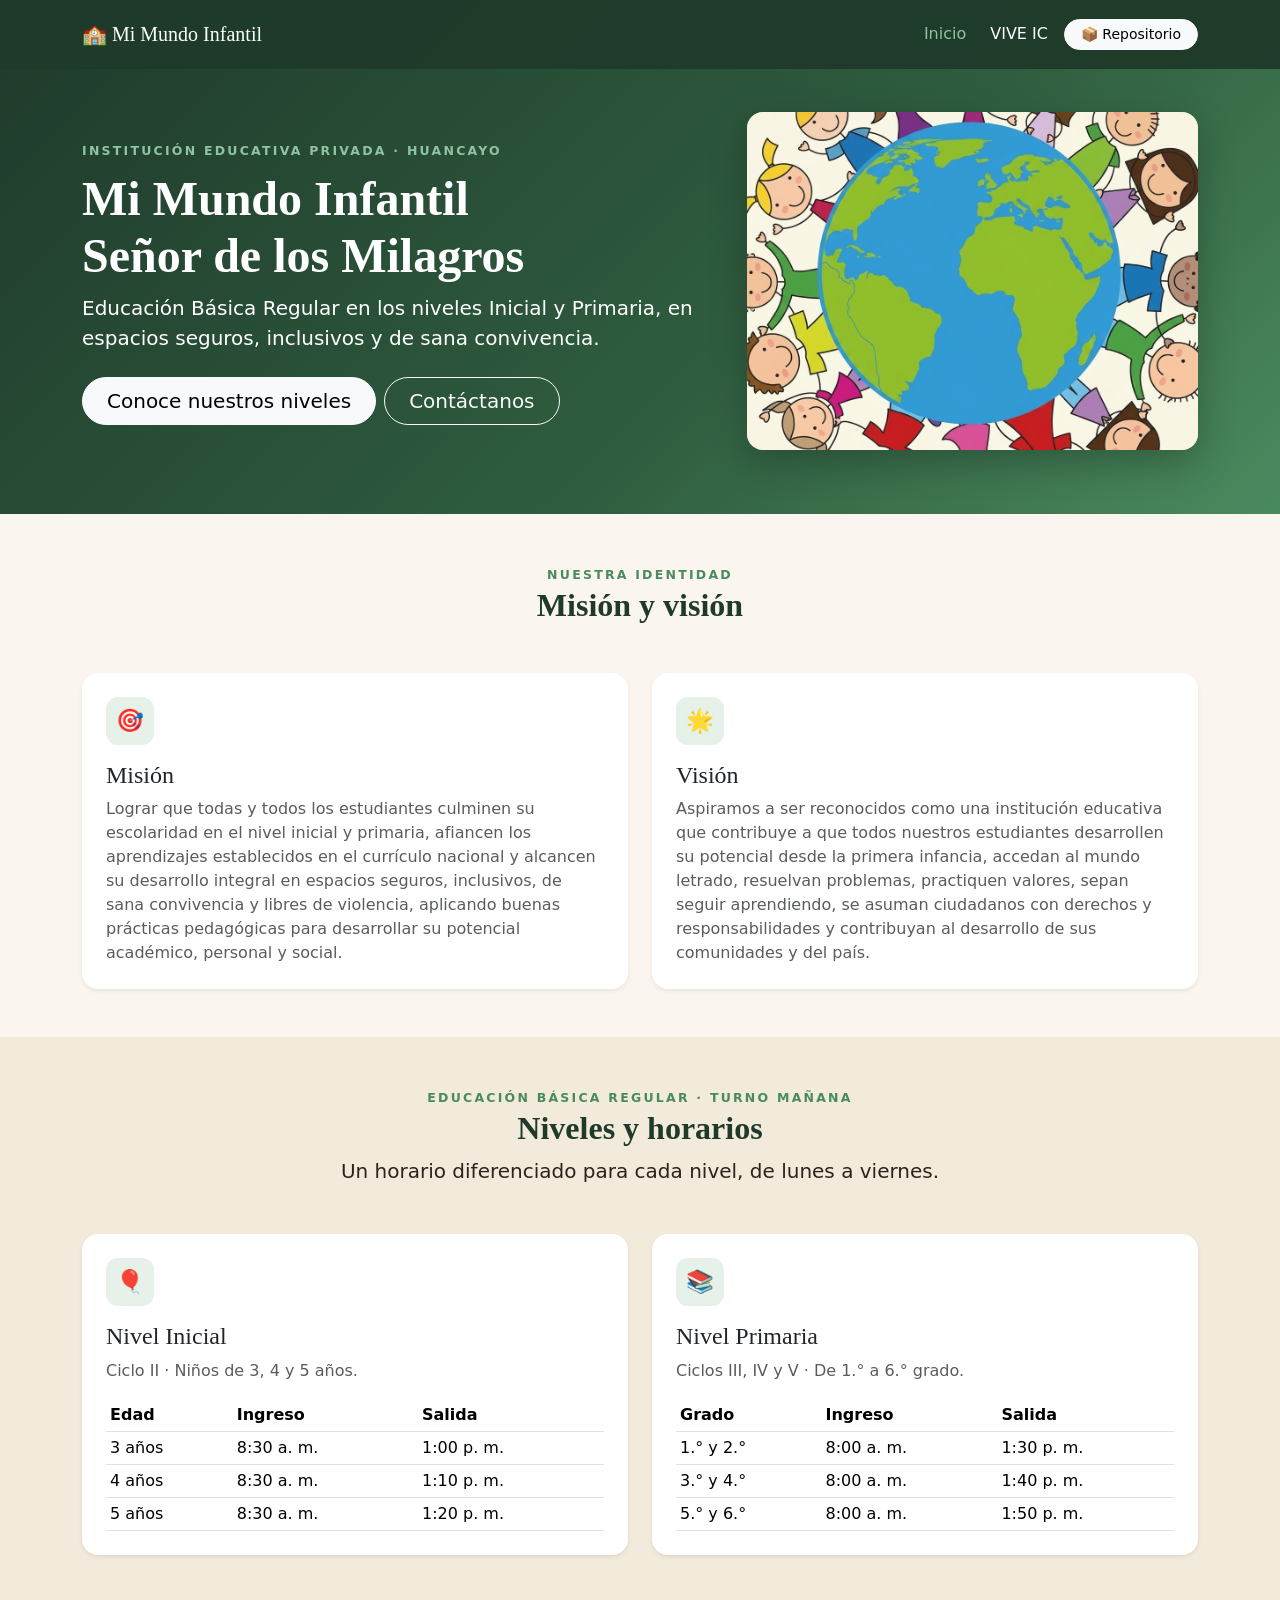
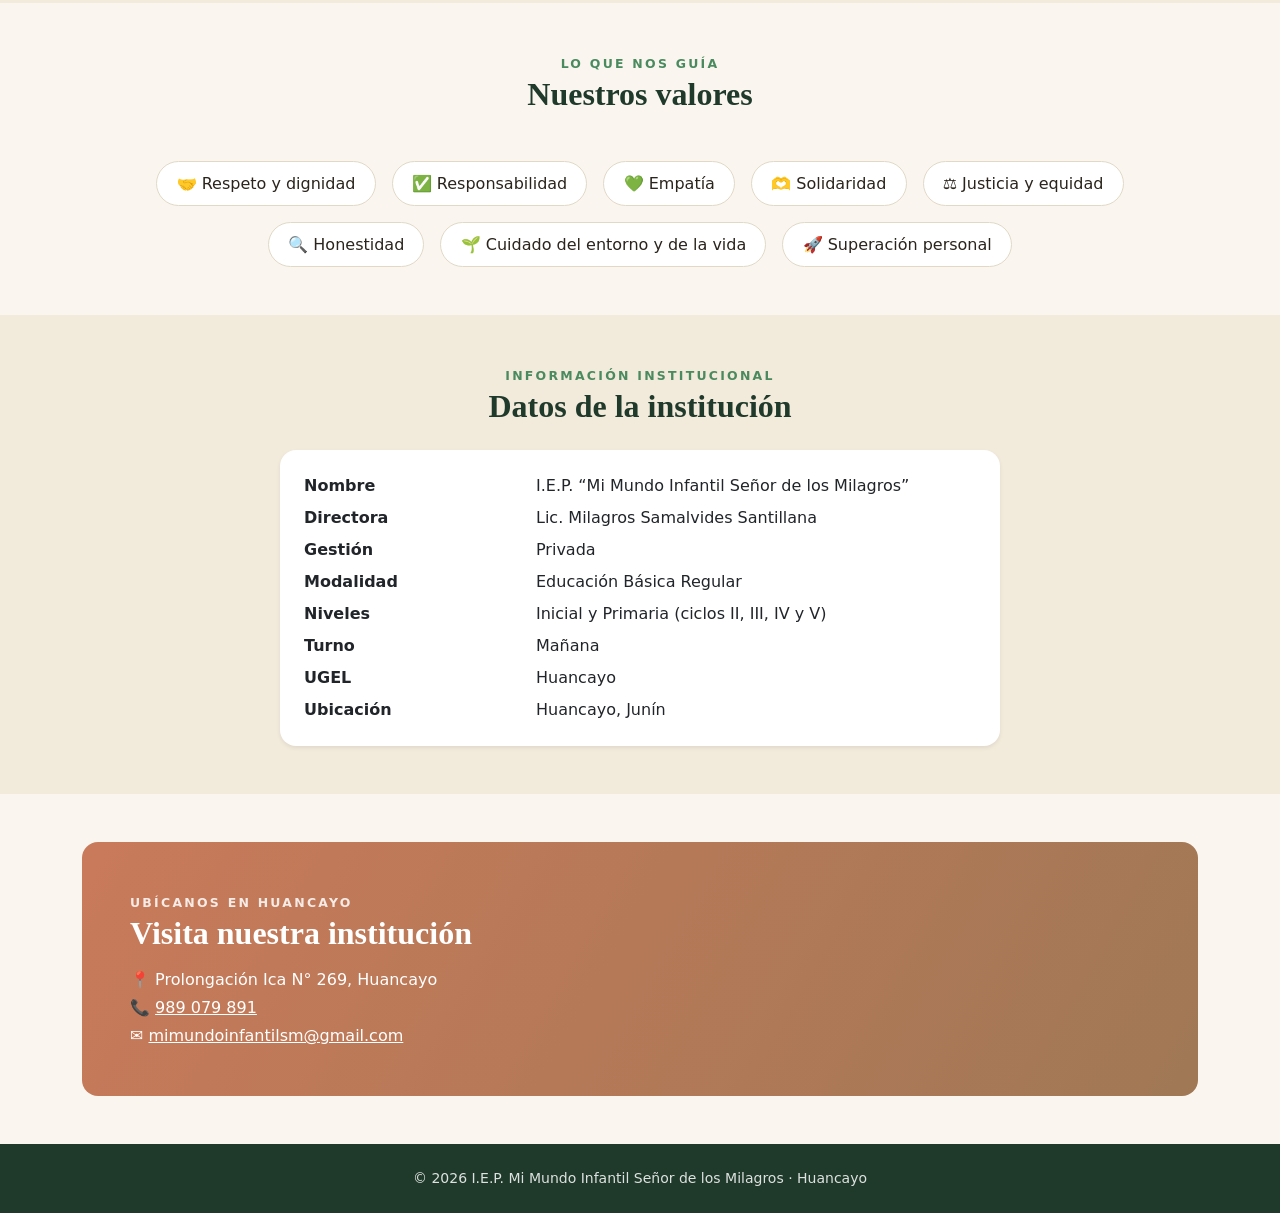
<file: index.html>
<!DOCTYPE html>
<html lang="es">
<head>
  <meta charset="UTF-8">
  <meta name="viewport" content="width=device-width, initial-scale=1">
  <title>I.E.P. Mi Mundo Infantil Señor de los Milagros · Huancayo</title>
  <meta name="description" content="Institución Educativa Privada de Educación Inicial y Primaria en Huancayo.">
  <link href="https://cdn.jsdelivr.net/npm/bootstrap@5.3.3/dist/css/bootstrap.min.css" rel="stylesheet">
  <link href="styles.css" rel="stylesheet">
</head>
<body>

  <nav class="navbar navbar-expand-lg navbar-dark navbar-mmi fixed-top">
    <div class="container">
      <a class="navbar-brand" href="index.html">🏫 Mi Mundo Infantil</a>
      <button class="navbar-toggler" type="button" data-bs-toggle="collapse" data-bs-target="#menu" aria-controls="menu" aria-expanded="false" aria-label="Abrir menú">
        <span class="navbar-toggler-icon"></span>
      </button>
      <div class="collapse navbar-collapse" id="menu">
        <ul class="navbar-nav ms-auto align-items-lg-center gap-lg-2">
          <li class="nav-item"><a class="nav-link" href="index.html">Inicio</a></li>
          <li class="nav-item"><a class="nav-link" href="viveic.html">VIVE IC</a></li>
          <li class="nav-item">
            <a class="btn btn-light btn-sm rounded-pill px-3" href="https://github.com/AngelQE/MMI-FLASK" target="_blank" rel="noopener noreferrer">📦 Repositorio</a>
          </li>
        </ul>
      </div>
    </div>
  </nav>

  <header class="hero-section">
    <div class="container">
      <div class="row align-items-center g-4">
        <div class="col-lg-7">
          <span class="eyebrow">Institución Educativa Privada · Huancayo</span>
          <h1 class="display-5 fw-bold mt-2">Mi Mundo Infantil<br>Señor de los Milagros</h1>
          <p class="lead">Educación Básica Regular en los niveles <strong>Inicial</strong> y <strong>Primaria</strong>, en espacios seguros, inclusivos y de sana convivencia.</p>
          <div class="d-flex flex-wrap gap-2 mt-4">
            <a href="#niveles" class="btn btn-light btn-lg rounded-pill px-4">Conoce nuestros niveles</a>
            <a href="#contacto" class="btn btn-outline-light btn-lg rounded-pill px-4">Contáctanos</a>
          </div>
        </div>
        <div class="col-lg-5">
          <div class="hero-media">
            <img src="images/logo.jpg" alt="Logo de la I.E.P. Mi Mundo Infantil Señor de los Milagros">
          </div>
        </div>
      </div>
    </div>
  </header>

  <section class="py-5" id="nosotros">
    <div class="container">
      <div class="text-center mb-5">
        <span class="eyebrow">Nuestra identidad</span>
        <h2 class="fw-bold">Misión y visión</h2>
      </div>
      <div class="row g-4">
        <div class="col-md-6">
          <div class="card h-100 border-0 shadow-sm">
            <div class="card-body p-4">
              <div class="icon-bubble mb-3">🎯</div>
              <h3 class="h4">Misión</h3>
              <p class="text-muted mb-0">Lograr que todas y todos los estudiantes culminen su escolaridad en el nivel inicial y primaria, afiancen los aprendizajes establecidos en el currículo nacional y alcancen su desarrollo integral en espacios seguros, inclusivos, de sana convivencia y libres de violencia, aplicando buenas prácticas pedagógicas para desarrollar su potencial académico, personal y social.</p>
            </div>
          </div>
        </div>
        <div class="col-md-6">
          <div class="card h-100 border-0 shadow-sm">
            <div class="card-body p-4">
              <div class="icon-bubble mb-3">🌟</div>
              <h3 class="h4">Visión</h3>
              <p class="text-muted mb-0">Aspiramos a ser reconocidos como una institución educativa que contribuye a que todos nuestros estudiantes desarrollen su potencial desde la primera infancia, accedan al mundo letrado, resuelvan problemas, practiquen valores, sepan seguir aprendiendo, se asuman ciudadanos con derechos y responsabilidades y contribuyan al desarrollo de sus comunidades y del país.</p>
            </div>
          </div>
        </div>
      </div>
    </div>
  </section>

  <section class="py-5 section-alt" id="niveles">
    <div class="container">
      <div class="text-center mb-5">
        <span class="eyebrow">Educación Básica Regular · Turno mañana</span>
        <h2 class="fw-bold">Niveles y horarios</h2>
        <p class="lead mx-auto" style="max-width: 60ch;">Un horario diferenciado para cada nivel, de lunes a viernes.</p>
      </div>
      <div class="row g-4">
        <div class="col-lg-6">
          <div class="card h-100 border-0 shadow-sm">
            <div class="card-body p-4">
              <div class="icon-bubble mb-3">🎈</div>
              <h3 class="h4">Nivel Inicial</h3>
              <p class="text-muted">Ciclo II · Niños de 3, 4 y 5 años.</p>
              <div class="table-responsive">
                <table class="table table-sm align-middle mb-0">
                  <thead><tr><th>Edad</th><th>Ingreso</th><th>Salida</th></tr></thead>
                  <tbody>
                    <tr><td>3 años</td><td>8:30 a. m.</td><td>1:00 p. m.</td></tr>
                    <tr><td>4 años</td><td>8:30 a. m.</td><td>1:10 p. m.</td></tr>
                    <tr><td>5 años</td><td>8:30 a. m.</td><td>1:20 p. m.</td></tr>
                  </tbody>
                </table>
              </div>
            </div>
          </div>
        </div>
        <div class="col-lg-6">
          <div class="card h-100 border-0 shadow-sm">
            <div class="card-body p-4">
              <div class="icon-bubble mb-3">📚</div>
              <h3 class="h4">Nivel Primaria</h3>
              <p class="text-muted">Ciclos III, IV y V · De 1.° a 6.° grado.</p>
              <div class="table-responsive">
                <table class="table table-sm align-middle mb-0">
                  <thead><tr><th>Grado</th><th>Ingreso</th><th>Salida</th></tr></thead>
                  <tbody>
                    <tr><td>1.° y 2.°</td><td>8:00 a. m.</td><td>1:30 p. m.</td></tr>
                    <tr><td>3.° y 4.°</td><td>8:00 a. m.</td><td>1:40 p. m.</td></tr>
                    <tr><td>5.° y 6.°</td><td>8:00 a. m.</td><td>1:50 p. m.</td></tr>
                  </tbody>
                </table>
              </div>
            </div>
          </div>
        </div>
      </div>
    </div>
  </section>

  <section class="py-5" id="valores">
    <div class="container">
      <div class="text-center mb-5">
        <span class="eyebrow">Lo que nos guía</span>
        <h2 class="fw-bold">Nuestros valores</h2>
      </div>
      <div class="d-flex flex-wrap justify-content-center gap-3">
        <span class="valor">🤝 Respeto y dignidad</span>
        <span class="valor">✅ Responsabilidad</span>
        <span class="valor">💚 Empatía</span>
        <span class="valor">🫶 Solidaridad</span>
        <span class="valor">⚖️ Justicia y equidad</span>
        <span class="valor">🔍 Honestidad</span>
        <span class="valor">🌱 Cuidado del entorno y de la vida</span>
        <span class="valor">🚀 Superación personal</span>
      </div>
    </div>
  </section>

  <section class="py-5 section-alt" id="datos">
    <div class="container">
      <div class="text-center mb-4">
        <span class="eyebrow">Información institucional</span>
        <h2 class="fw-bold">Datos de la institución</h2>
      </div>
      <div class="card border-0 shadow-sm mx-auto" style="max-width: 720px;">
        <div class="card-body p-4">
          <dl class="row mb-0">
            <dt class="col-sm-4">Nombre</dt><dd class="col-sm-8">I.E.P. “Mi Mundo Infantil Señor de los Milagros”</dd>
            <dt class="col-sm-4">Directora</dt><dd class="col-sm-8">Lic. Milagros Samalvides Santillana</dd>
            <dt class="col-sm-4">Gestión</dt><dd class="col-sm-8">Privada</dd>
            <dt class="col-sm-4">Modalidad</dt><dd class="col-sm-8">Educación Básica Regular</dd>
            <dt class="col-sm-4">Niveles</dt><dd class="col-sm-8">Inicial y Primaria (ciclos II, III, IV y V)</dd>
            <dt class="col-sm-4">Turno</dt><dd class="col-sm-8">Mañana</dd>
            <dt class="col-sm-4">UGEL</dt><dd class="col-sm-8">Huancayo</dd>
            <dt class="col-sm-4">Ubicación</dt><dd class="col-sm-8 mb-0">Huancayo, Junín</dd>
          </dl>
        </div>
      </div>
    </div>
  </section>

  <section class="py-5" id="contacto">
    <div class="container">
      <div class="banner-cta p-4 p-lg-5">
        <span class="eyebrow">Ubícanos en Huancayo</span>
        <h2 class="fw-bold mb-3">Visita nuestra institución</h2>
        <p class="mb-1">📍 Prolongación Ica N° 269, Huancayo</p>
        <p class="mb-1">📞 <a href="tel:+51989079891">989 079 891</a></p>
        <p class="mb-0">✉️ <a href="mailto:mimundoinfantilsm@gmail.com">mimundoinfantilsm@gmail.com</a></p>
      </div>
    </div>
  </section>

  <footer class="site-footer py-4">
    <div class="container text-center small">
      © 2026 I.E.P. Mi Mundo Infantil Señor de los Milagros · Huancayo
    </div>
  </footer>

  <script src="https://cdn.jsdelivr.net/npm/bootstrap@5.3.3/dist/js/bootstrap.bundle.min.js"></script>
  <script src="app.js" defer></script>
</body>
</html>
</file>
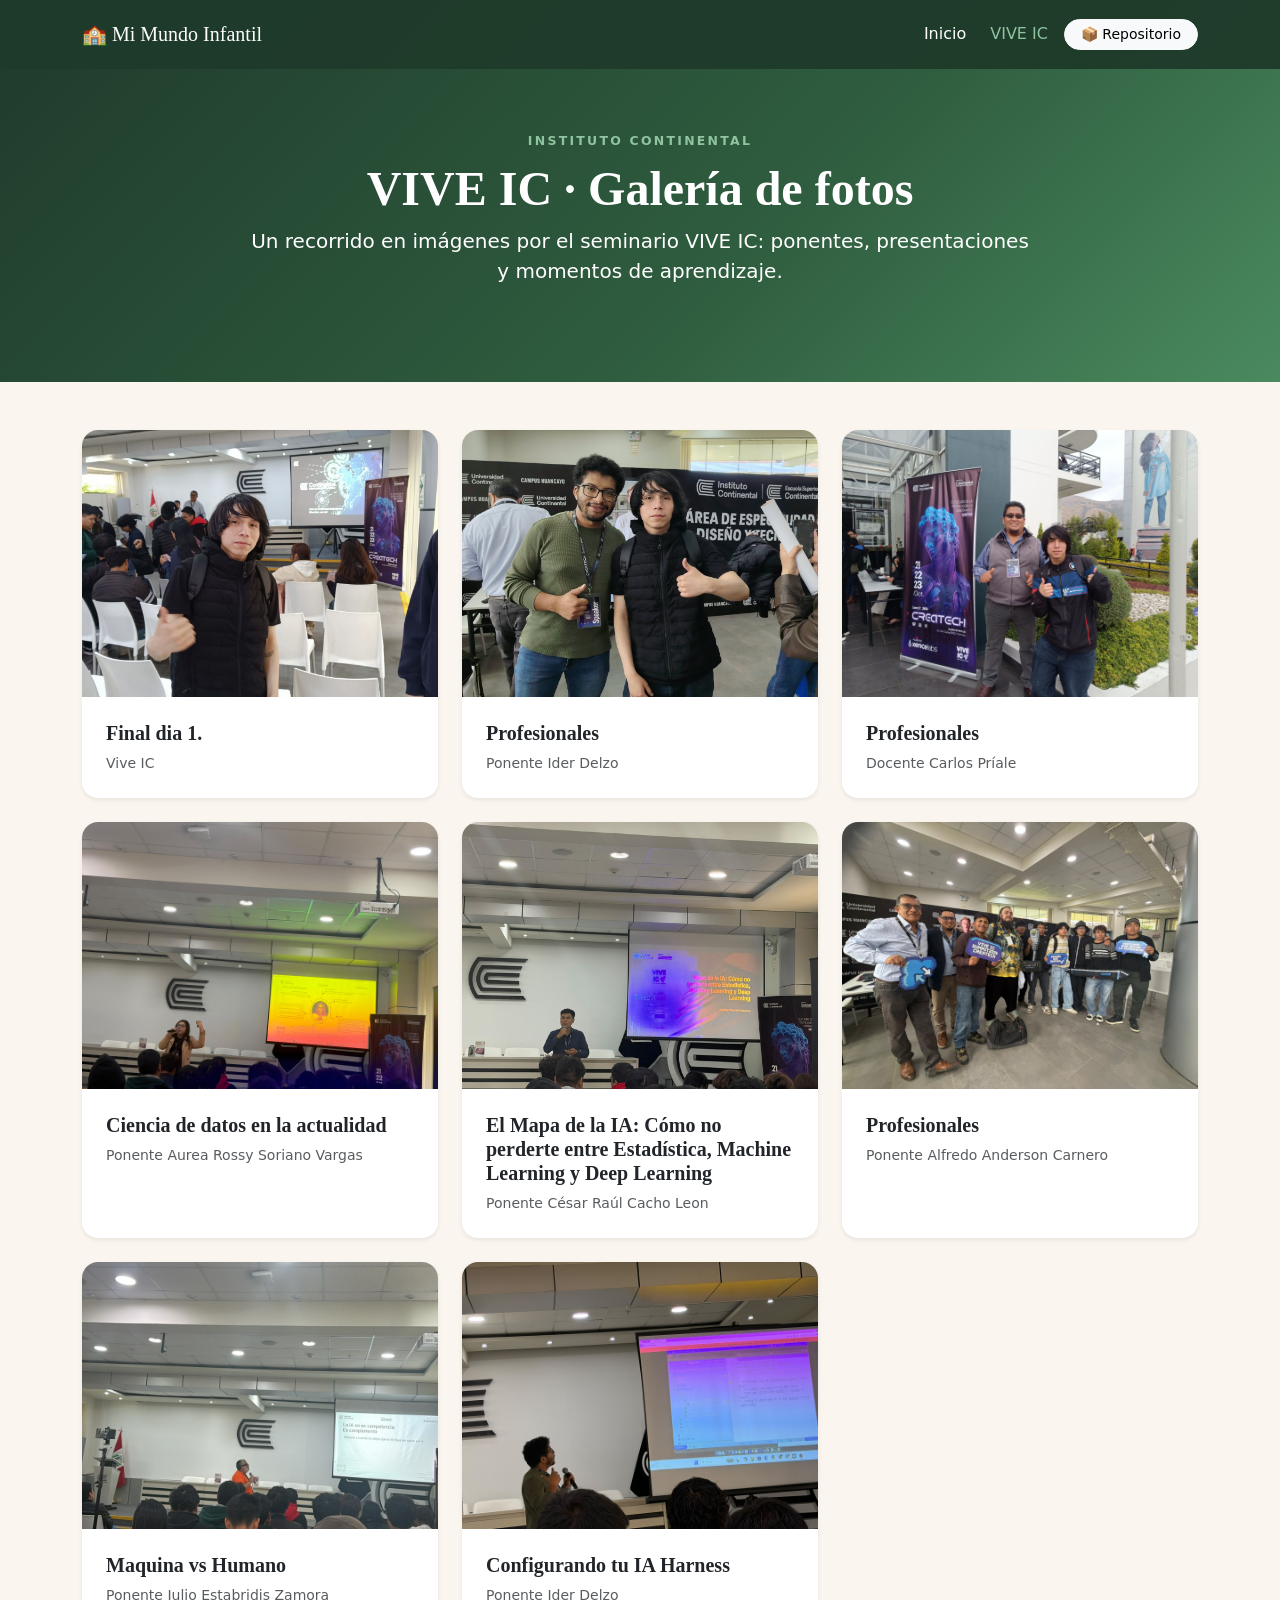
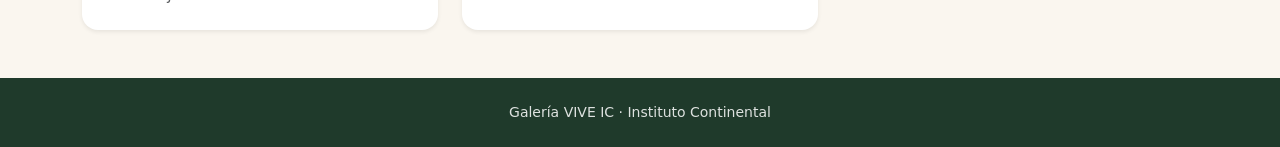
<file: viveic.html>
<!DOCTYPE html>
<html lang="es">
<head>
  <meta charset="UTF-8">
  <meta name="viewport" content="width=device-width, initial-scale=1">
  <title>VIVE IC · Galería de fotos</title>
  <meta name="description" content="Galería de fotos del seminario VIVE IC del Instituto Continental.">
  <link href="https://cdn.jsdelivr.net/npm/bootstrap@5.3.3/dist/css/bootstrap.min.css" rel="stylesheet">
  <link href="styles.css" rel="stylesheet">
</head>
<body>

  <nav class="navbar navbar-expand-lg navbar-dark navbar-mmi fixed-top">
    <div class="container">
      <a class="navbar-brand" href="index.html">🏫 Mi Mundo Infantil</a>
      <button class="navbar-toggler" type="button" data-bs-toggle="collapse" data-bs-target="#menu" aria-controls="menu" aria-expanded="false" aria-label="Abrir menú">
        <span class="navbar-toggler-icon"></span>
      </button>
      <div class="collapse navbar-collapse" id="menu">
        <ul class="navbar-nav ms-auto align-items-lg-center gap-lg-2">
          <li class="nav-item"><a class="nav-link" href="index.html">Inicio</a></li>
          <li class="nav-item"><a class="nav-link" href="viveic.html">VIVE IC</a></li>
          <li class="nav-item">
            <a class="btn btn-light btn-sm rounded-pill px-3" href="https://github.com/AngelQE/MMI-FLASK" target="_blank" rel="noopener noreferrer">📦 Repositorio</a>
          </li>
        </ul>
      </div>
    </div>
  </nav>

  <header class="hero-section text-center">
    <div class="container py-3">
      <span class="eyebrow">Instituto Continental</span>
      <h1 class="display-5 fw-bold mt-2">VIVE IC · Galería de fotos</h1>
      <p class="lead mx-auto" style="max-width: 62ch;">Un recorrido en imágenes por el seminario VIVE IC: ponentes, presentaciones y momentos de aprendizaje.</p>
    </div>
  </header>

  <main class="container my-5">
    <div class="row row-cols-1 row-cols-md-2 row-cols-lg-3 g-4">

      <!-- Repite este bloque por cada foto. Cambia la imagen, el título y el ponente. -->
      <div class="col">
        <div class="card h-100 border-0 shadow-sm overflow-hidden">
          <img src="images/foto1.jpeg" class="card-img-top gallery-img" alt="Presentación 1 de VIVE IC">
          <div class="card-body p-4">
            <h2 class="h5 fw-bold mb-2">Final dia 1.</h2>
            <p class="text-muted small mb-0">Vive IC</p>
          </div>
        </div>
      </div>

      <div class="col">
        <div class="card h-100 border-0 shadow-sm overflow-hidden">
          <img src="images/foto2.jpeg" class="card-img-top gallery-img" alt="Presentación 2 de VIVE IC">
          <div class="card-body p-4">
            <h2 class="h5 fw-bold mb-2">Profesionales</h2>
            <p class="text-muted small mb-0">Ponente Ider Delzo</p>
          </div>
        </div>
      </div>

      <div class="col">
        <div class="card h-100 border-0 shadow-sm overflow-hidden">
          <img src="images/foto3.jpeg" class="card-img-top gallery-img" alt="Presentación 3 de VIVE IC">
          <div class="card-body p-4">
            <h2 class="h5 fw-bold mb-2">Profesionales</h2>
            <p class="text-muted small mb-0">Docente Carlos Príale</p>
          </div>
        </div>
      </div>

      <div class="col">
        <div class="card h-100 border-0 shadow-sm overflow-hidden">
          <img src="images/foto4.jpeg" class="card-img-top gallery-img" alt="Presentación 4 de VIVE IC">
          <div class="card-body p-4">
            <h2 class="h5 fw-bold mb-2">Ciencia de datos en la actualidad</h2>
            <p class="text-muted small mb-0">Ponente Aurea Rossy Soriano Vargas</p>
          </div>
        </div>
      </div>

      <div class="col">
        <div class="card h-100 border-0 shadow-sm overflow-hidden">
          <img src="images/foto5.jpeg" class="card-img-top gallery-img" alt="Presentación 5 de VIVE IC">
          <div class="card-body p-4">
            <h2 class="h5 fw-bold mb-2">El Mapa de la IA: Cómo no perderte entre Estadística, Machine Learning y Deep Learning</h2>
            <p class="text-muted small mb-0">Ponente César Raúl Cacho Leon</p>
          </div>
        </div>
      </div>

      <div class="col">
        <div class="card h-100 border-0 shadow-sm overflow-hidden">
          <img src="images/foto6.jpeg" class="card-img-top gallery-img" alt="Presentación 6 de VIVE IC">
          <div class="card-body p-4">
            <h2 class="h5 fw-bold mb-2">Profesionales</h2>
            <p class="text-muted small mb-0">Ponente Alfredo Anderson Carnero</p>
          </div>
        </div>
      </div>

      <div class="col">
        <div class="card h-100 border-0 shadow-sm overflow-hidden">
          <img src="images/foto7.jpeg" class="card-img-top gallery-img" alt="Presentación 6 de VIVE IC">
          <div class="card-body p-4">
            <h2 class="h5 fw-bold mb-2">Maquina vs Humano</h2>
            <p class="text-muted small mb-0">Ponente Julio Estabridis Zamora</p>
          </div>
        </div>
      </div>

      <div class="col">
        <div class="card h-100 border-0 shadow-sm overflow-hidden">
          <img src="images/foto8.jpeg" class="card-img-top gallery-img" alt="Presentación 6 de VIVE IC">
          <div class="card-body p-4">
            <h2 class="h5 fw-bold mb-2">Configurando tu IA Harness</h2>
            <p class="text-muted small mb-0">Ponente Ider Delzo</p>
          </div>
        </div>
      </div>

    </div>
  </main>

  <footer class="site-footer py-4">
    <div class="container text-center small">
      Galería VIVE IC · Instituto Continental
    </div>
  </footer>

  <script src="https://cdn.jsdelivr.net/npm/bootstrap@5.3.3/dist/js/bootstrap.bundle.min.js"></script>
  <script src="app.js" defer></script>
</body>
</html>
</file>
<file: styles.css>
:root {
  --verde-900: #1f3a2b;
  --verde-700: #2f5d3f;
  --verde-500: #4a8a5f;
  --verde-300: #8fc4a0;
  --verde-100: #e6f1ea;
  --crema: #faf6ef;
  --crema-2: #f2eadb;
  --terracota: #c97a5a;
  --tierra: #a07855;
  --texto: #2a241c;
  --borde: #e2d8c6;
}

html { scroll-behavior: smooth; scroll-padding-top: 80px; }

body {
  font-family: system-ui, -apple-system, "Segoe UI", Roboto, sans-serif;
  background: var(--crema);
  color: var(--texto);
}

h1, h2, h3, h4, h5, .navbar-brand { font-family: Georgia, "Times New Roman", serif; }
h2, h3, h4, h5 { color: var(--verde-900); }
img { max-width: 100%; height: auto; }
a { color: var(--verde-700); }
a:hover { color: var(--terracota); }

/* Navbar */
.navbar-mmi {
  background: rgba(31, 58, 43, 0.95);
  padding: 0.9rem 1rem;
  transition: padding .3s ease, box-shadow .3s ease;
}
.navbar-mmi.scrolled { padding: 0.45rem 1rem; box-shadow: 0 8px 24px rgba(0, 0, 0, .25); }
.navbar-mmi .nav-link { color: #fff; }
.navbar-mmi .nav-link:hover,
.navbar-mmi .nav-link.active { color: var(--verde-300); }

/* Hero */
.hero-section {
  background: linear-gradient(135deg, var(--verde-900), var(--verde-700) 60%, var(--verde-500));
  color: #fff;
  padding: 7rem 0 4rem;
}
.hero-section h1, .hero-section .lead { color: #fff; }
.hero-media {
  border-radius: 1rem;
  overflow: hidden;
  aspect-ratio: 4 / 3;
  background: var(--verde-300);
  box-shadow: 0 12px 36px rgba(0, 0, 0, .25);
}
.hero-media img { width: 100%; height: 100%; object-fit: cover; }

.eyebrow {
  display: inline-block;
  font-size: .78rem;
  letter-spacing: .18em;
  text-transform: uppercase;
  font-weight: 600;
  color: var(--verde-500);
}
.hero-section .eyebrow { color: var(--verde-300); }

/* Secciones y tarjetas */
.section-alt { background: var(--crema-2); }
.card { border-radius: 1rem; transition: transform .25s ease, box-shadow .25s ease; }
.card:hover { transform: translateY(-4px); }
.icon-bubble {
  width: 48px; height: 48px;
  display: grid; place-items: center;
  background: var(--verde-100);
  border-radius: 12px;
  font-size: 1.4rem;
}
.valor {
  background: #fff;
  border: 1px solid var(--borde);
  border-radius: 999px;
  padding: .6rem 1.2rem;
  font-weight: 500;
}

/* Contacto */
.banner-cta {
  background: linear-gradient(120deg, var(--terracota), var(--tierra));
  color: #fff;
  border-radius: 1rem;
}
.banner-cta h2 { color: #fff; }
.banner-cta .eyebrow { color: #fff; opacity: .85; }
.banner-cta a { color: #fff; }

/* Galería */
.gallery-img { aspect-ratio: 4 / 3; object-fit: cover; width: 100%; cursor: zoom-in; }

/* Pie de página */
.site-footer { background: var(--verde-900); color: rgba(255, 255, 255, .85); }

/* Animación de entrada */
.reveal { opacity: 0; transform: translateY(20px); transition: opacity .6s ease, transform .6s ease; }
.reveal.visible { opacity: 1; transform: none; }

/* Lightbox y botón volver arriba */
.lightbox {
  position: fixed; inset: 0; z-index: 2000;
  background: rgba(15, 26, 20, .95);
  display: flex; flex-direction: column;
  align-items: center; justify-content: center;
  padding: 1rem; cursor: zoom-out;
}
.lightbox img { max-width: 100%; max-height: 80vh; border-radius: .5rem; }
.lightbox p { color: #fff; margin: 1rem 0 0; text-align: center; }
.btn-top {
  position: fixed; right: 24px; bottom: 24px; z-index: 1500;
  width: 44px; height: 44px; border: 0; border-radius: 50%;
  background: var(--terracota); color: #fff; font-size: 1.2rem;
  display: none;
}
.btn-top.show { display: block; }

@media (max-width: 576px) {
  .hero-section { padding: 6rem 0 3rem; }
}
</file>
